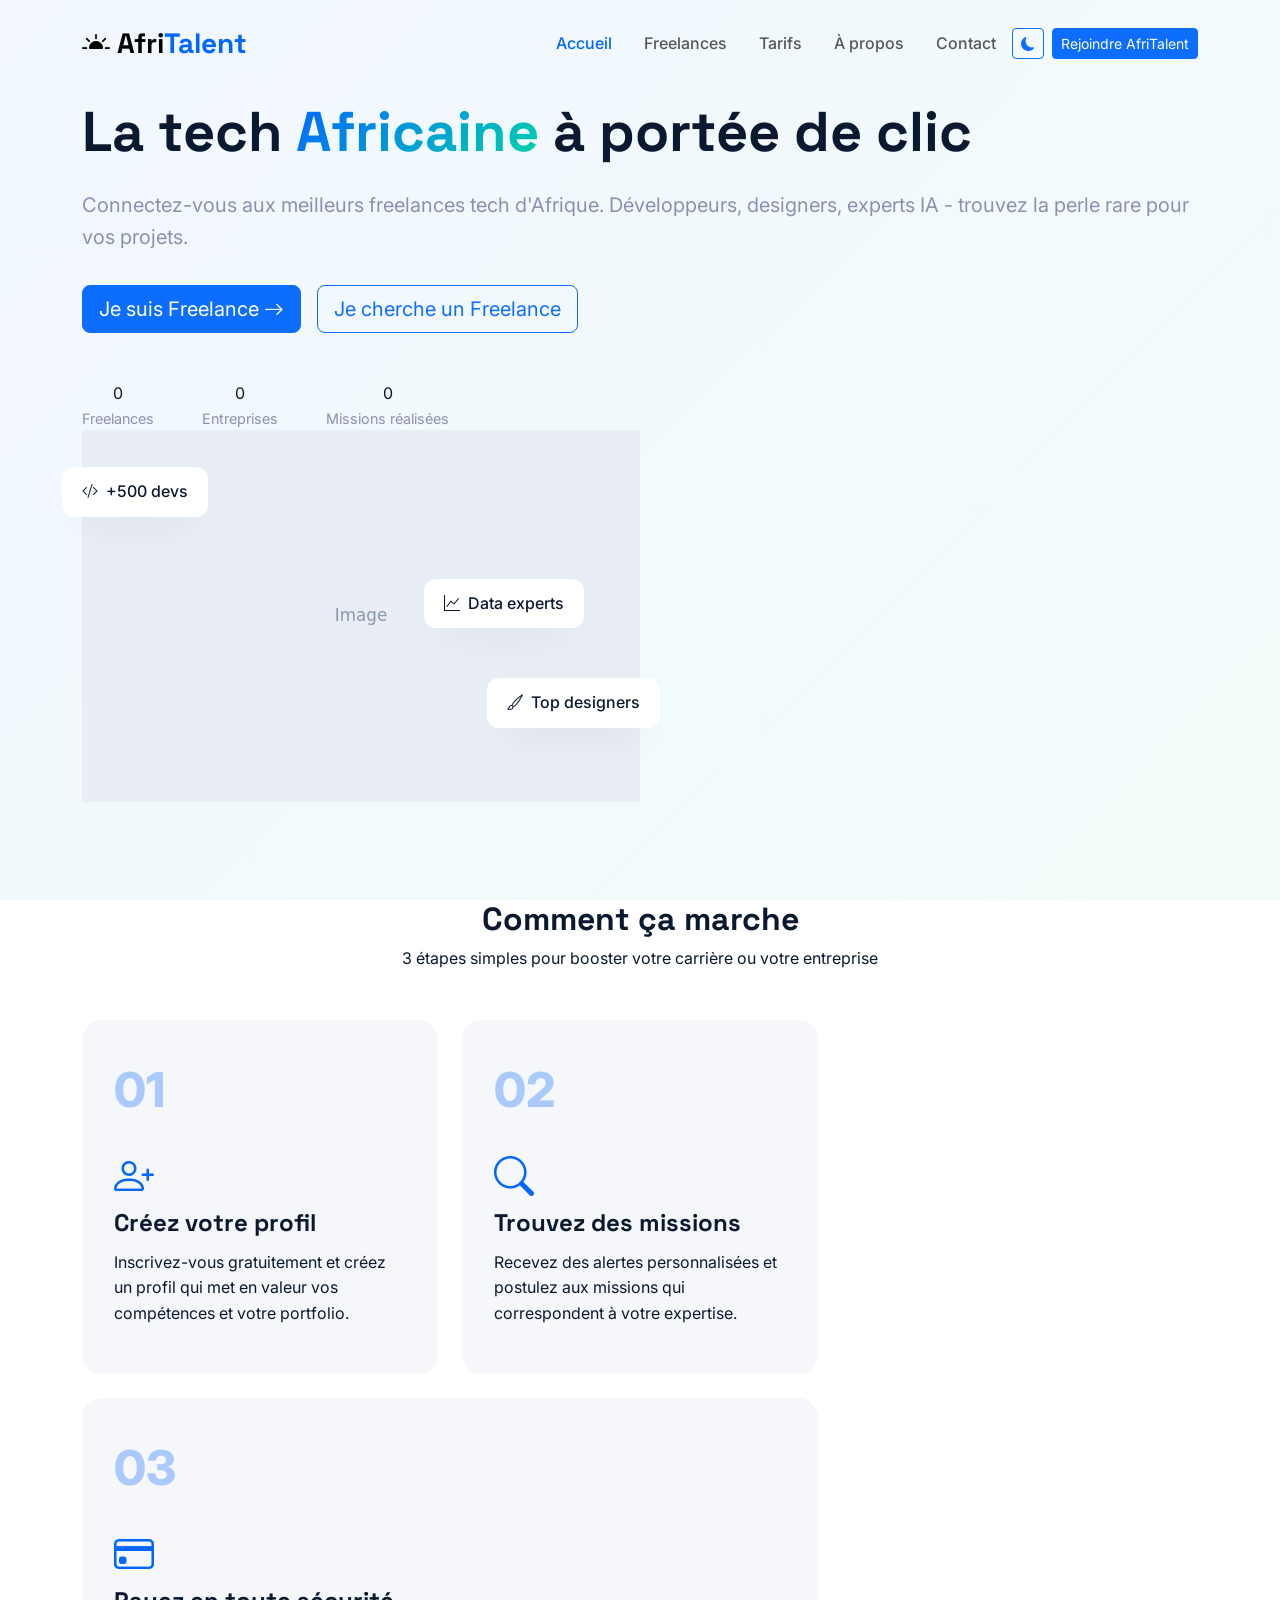
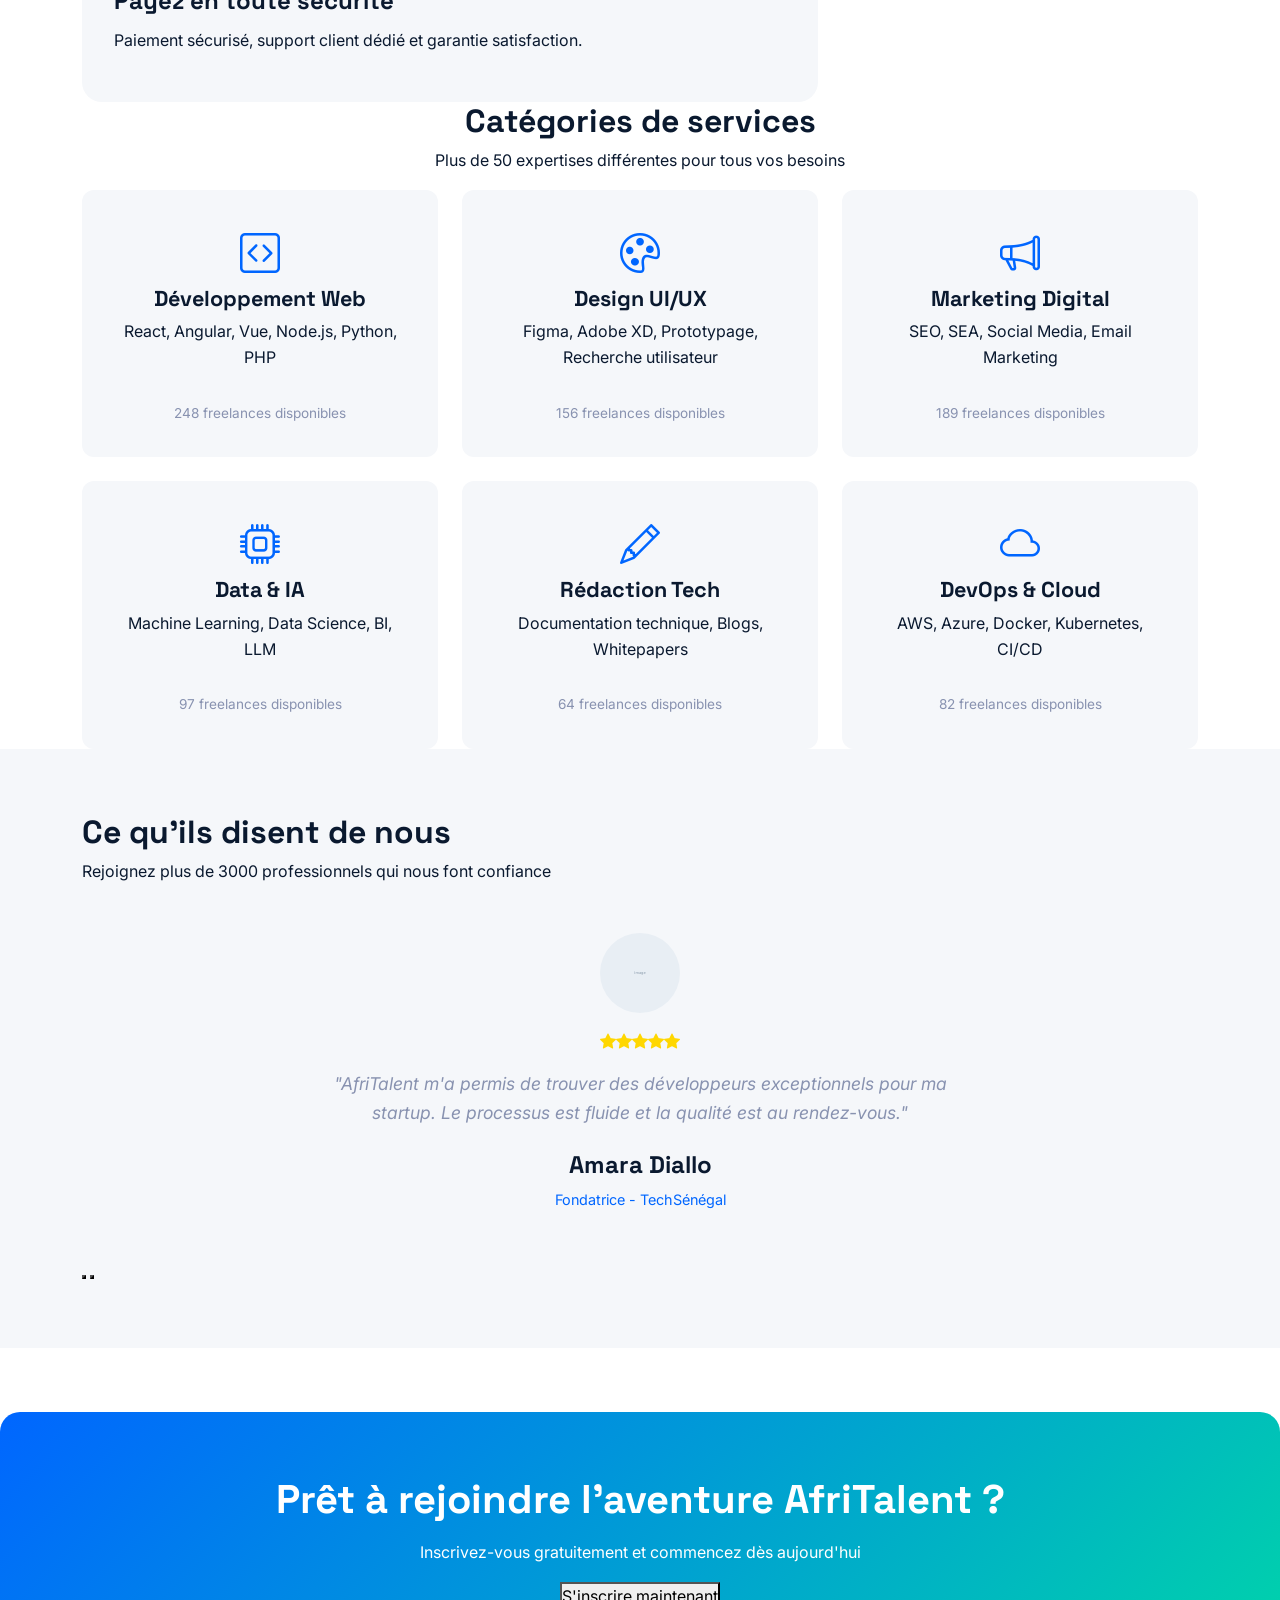
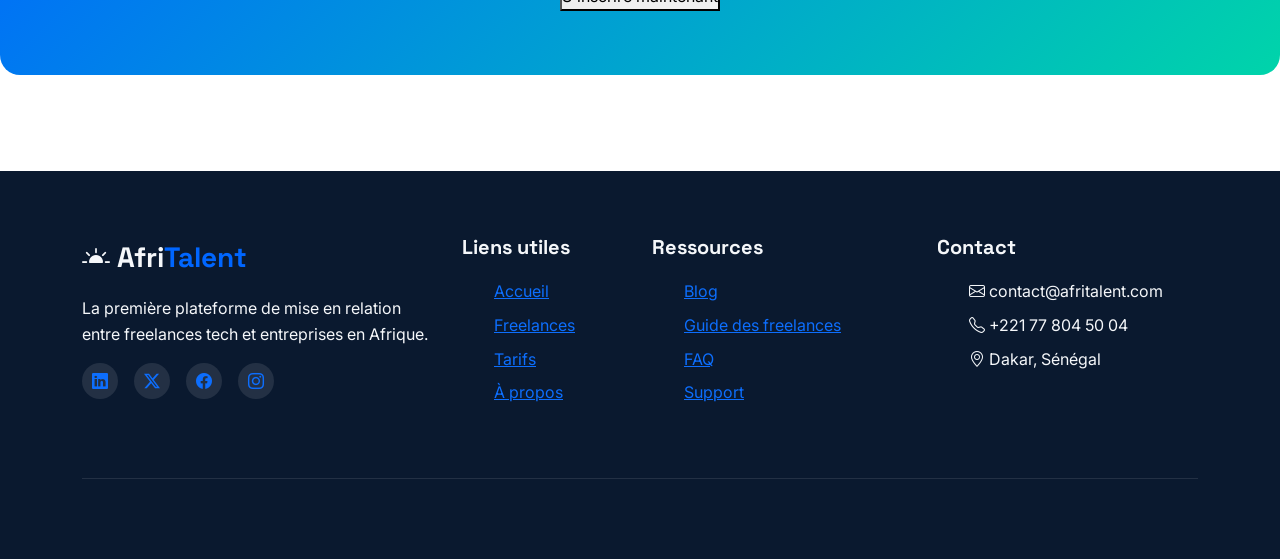
<file: index.html>
<!DOCTYPE html>
<html lang="fr">
<head>
    <meta charset="UTF-8">
    <meta name="viewport" content="width=device-width, initial-scale=1.0">
    <title>AfriTalent - La plateforme des freelances tech en Afrique</title>
    
    <!-- Bootstrap 5 CSS -->
    <link href="https://cdn.jsdelivr.net/npm/bootstrap@5.3.0/dist/css/bootstrap.min.css" rel="stylesheet">
    <!-- Bootstrap Icons -->
    <link rel="stylesheet" href="https://cdn.jsdelivr.net/npm/bootstrap-icons@1.11.3/font/bootstrap-icons.min.css">
    <!-- Google Fonts -->
    <link href="https://fonts.googleapis.com/css2?family=Inter:opsz,wght@14..32,300;14..32,400;14..32,600;14..32,700;14..32,800&family=Space+Grotesk:wght@400;500;600;700&display=swap" rel="stylesheet">
    <!-- Custom CSS -->
    <link rel="stylesheet" href="css/style.css">
</head>
<body data-theme="light">

    <!-- Navbar fixe -->
    <nav class="navbar navbar-expand-lg fixed-top" id="mainNavbar">
        <div class="container">
            <a class="navbar-brand" href="index.html">
                <i class="bi bi-brightness-alt-high-fill"></i>
                Afri<span>Talent</span>
            </a>
            <button class="navbar-toggler" type="button" data-bs-toggle="collapse" data-bs-target="#navbarNav" aria-label="Toggle navigation">
                <span class="navbar-toggler-icon"></span>
            </button>
            <div class="collapse navbar-collapse" id="navbarNav">
                <ul class="navbar-nav ms-auto mb-2 mb-lg-0">
                    <li class="nav-item"><a class="nav-link active" href="index.html">Accueil</a></li>
                    <li class="nav-item"><a class="nav-link" href="freelances.html">Freelances</a></li>
                    <li class="nav-item"><a class="nav-link" href="tarifs.html">Tarifs</a></li>
                    <li class="nav-item"><a class="nav-link" href="about.html">À propos</a></li>
                    <li class="nav-item"><a class="nav-link" href="contact.html">Contact</a></li>
                </ul>
                <div class="d-flex gap-2">
                    <button class="btn btn-outline-primary btn-sm" id="darkModeToggle" aria-label="Toggle dark mode">
                        <i class="bi bi-moon-fill"></i>
                    </button>
                    <button class="btn btn-primary btn-sm">Rejoindre AfriTalent</button>
                </div>
            </div>
        </div>
    </nav>

    

    <main>
        <!-- SECTION HERO -->
        <section class="hero-section">
            <div class="container">
                <div >
                    <div >
                        <h1 class="hero-title">La tech <span class="gradient-text">Africaine</span> à portée de clic</h1>
                        <p class="hero-subtitle">Connectez-vous aux meilleurs freelances tech d'Afrique. Développeurs, designers, experts IA - trouvez la perle rare pour vos projets.</p>
                        <div class="hero-buttons">
                            <button class="btn btn-primary btn-lg">Je suis Freelance <i class="bi bi-arrow-right"></i></button>
                            <button class="btn btn-outline-primary btn-lg">Je cherche un Freelance</button>
                        </div>
                        <div class="stats-container mt-5">
                            <div class="stat-item">
                                <div >0</div>
                                <div class="stat-label">Freelances</div>
                            </div>
                            <div class="stat-item">
                                <div >0</div>
                                <div class="stat-label">Entreprises</div>
                            </div>
                            <div class="stat-item">
                                <div >0</div>
                                <div class="stat-label">Missions réalisées</div>
                            </div>
                        </div>
                    </div>
                    <div class="col-lg-6 hero-image fade-in">
                        <div class="hero-img-wrapper">
                            <div class="floating-card card-1">
                                <i class="bi bi-code-slash"></i>
                                <span>+500 devs</span>
                            </div>
                            <div class="floating-card card-2">
                                <i class="bi bi-brush"></i>  
                                <span>Top designers</span>
                            </div>
                            <div class="floating-card card-3">
                                <i class="bi bi-graph-up"></i>
                                <span>Data experts</span>
                            </div>
                            <img src="images/placeholder.svg" data-site-image="hero" alt="Equipe tech africaine en collaboration" class="img-fluid">
                        </div>
                    </div>
            </div>
        </section>

        <!-- SECTION COMMENT ÇA MARCHE - BENTO GRID -->
        <section class="how-it-works">
            <div class="container">
                <div class="section-header text-center fade-in">
                    <h2>Comment ça marche</h2>
                    <p>3 étapes simples pour booster votre carrière ou votre entreprise</p>
                </div>
                <div class="bento-grid fade-in">
                    <div class="bento-card bento-card-large">
                        <div class="step-number">01</div>
                        <i class="bi bi-person-plus step-icon"></i>
                        <h3>Créez votre profil</h3>
                        <p>Inscrivez-vous gratuitement et créez un profil qui met en valeur vos compétences et votre portfolio.</p>
                    </div>
                    <div class="bento-card">
                        <div class="step-number">02</div>
                        <i class="bi bi-search step-icon"></i>
                        <h3>Trouvez des missions</h3>
                        <p>Recevez des alertes personnalisées et postulez aux missions qui correspondent à votre expertise.</p>
                    </div>
                    <div class="bento-card bento-card-wide">
                        <div class="step-number">03</div>
                        <i class="bi bi-credit-card step-icon"></i>
                        <h3>Payez en toute sécurité</h3>
                        <p>Paiement sécurisé, support client dédié et garantie satisfaction.</p>
                    </div>
                </div>
            </div>
        </section>

        <!-- SECTION CATÉGORIES DE  SERVICES -->
        <section class="categories">
            <div class="container">
                <div class="section-header text-center fade-in">
                    <h2>Catégories de services</h2>
                    <p>Plus de 50 expertises différentes pour tous vos besoins</p>
                </div>
                <div class="row g-4 fade-in">
                    <div class="col-md-6 col-lg-4">
                        <div class="category-card">
                            <i class ="bi bi-code-square"></i>
                            <h3>Développement Web</h3>
                            <p>React, Angular, Vue, Node.js, Python, PHP</p>
                            <span class="freelance-count">248 freelances disponibles</span>
                        </div>
                    </div>
                    <div class="col-md-6 col-lg-4">
                        <div class="category-card">
                            <i class="bi bi-palette"></i>
                            <h3>Design UI/UX</h3>
                            <p>Figma, Adobe XD, Prototypage, Recherche utilisateur</p>
                            <span class="freelance-count">156 freelances disponibles</span>
                        </div>
                    </div>
                    <div class="col-md-6 col-lg-4">
                        <div class="category-card">
                            <i class="bi bi-megaphone"></i>
                            <h3>Marketing Digital</h3>
                            <p>SEO, SEA, Social Media, Email Marketing</p>
                            <span class="freelance-count">189 freelances disponibles</span>
                        </div>
                    </div>
                    <div class="col-md-6 col-lg-4">
                        <div class="category-card">
                            <i class="bi bi-cpu"></i>
                            <h3>Data & IA</h3>
                            <p>Machine Learning, Data Science, BI, LLM</p>
                            <span class="freelance-count">97 freelances disponibles</span>
                        </div>
                    </div>
                    <div class="col-md-6 col-lg-4">
                        <div class="category-card">
                            <i class="bi bi-pencil"></i>
                            <h3>Rédaction Tech</h3>
                            <p>Documentation technique, Blogs, Whitepapers</p>
                            <span class="freelance-count">64 freelances disponibles</span>
                        </div>
                    </div>
                    <div class="col-md-6 col-lg-4">
                        <div class="category-card">
                            <i class="bi bi-cloud"></i>
                            <h3>DevOps & Cloud</h3>
                            <p>AWS, Azure, Docker, Kubernetes, CI/CD</p>
                            <span class="freelance-count">82 freelances disponibles</span>
                        </div>
                    </div>
                </div>
            </div>
        </section>

        <!-- SECTION TÉMOIGNAGES - CAROUSEL BOOTSTRAP -->
        <section class="testimonials">
            <div class="container">
                <div ">
                    <h2>Ce qu'ils disent de nous</h2>
                    <p>Rejoignez plus de 3000 professionnels qui nous font confiance</p>
                </div>
                <div id="testimonialCarousel" class="carousel slide fade-in" data-bs-ride="carousel">
                    <div class="carousel-inner">
                        <div class="carousel-item active">
                            <div class="testimonial-card">
                                <div class="testimonial-avatar">
                                    <img src="images/placeholder.svg"  alt="Avatar Amara Diallo">
                                </div>
                                <div class="testimonial-stars">
                                    <i class="bi bi-star-fill"></i><i class="bi bi-star-fill"></i><i class="bi bi-star-fill"></i><i class="bi bi-star-fill"></i><i class="bi bi-star-fill"></i>
                                </div>
                                <p class="testimonial-text">"AfriTalent m'a permis de trouver des développeurs exceptionnels pour ma startup. Le processus est fluide et la qualité est au rendez-vous."</p>
                                <h4>Amara Diallo</h4>
                                <p class="testimonial-role">Fondatrice - TechSénégal</p>
                            </div>
                        </div>
                        <div class="carousel-item">
                            <div class="testimonial-card">
                                <div class="testimonial-avatar">
                                    <img src="images/placeholder.svg" data-site-image="testimonialKofi" alt="Avatar Kofi Mensah">
                                </div>
                                <div class="testimonial-stars">
                                
                                </div>
                                <p class="testimonial-text">"En tant que freelance, j'ai multiplié mes revenus par 2 grâce aux missions trouvées sur AfriTalent. L'équipe est très réactive."</p>
                                <h4>Kofi Mensah</h4>
                                <p class="testimonial-role">Développeur Full-Stack</p>
                            </div>
                        </div>
                        <div class="carousel-item">
                            <div class="testimonial-card">
                                <div >
                                    <img src="images/placeholder.svg"  alt="Avatar Fatima Zahra">
                                </div>
                                <div >
                                    
                                </div>
                                <p >"La plateforme est intuitive et les filtres sont très précis. J'ai trouvé des freelances en Data IA en moins d'une semaine !"</p>
                                <h4>Fatima Zahra</h4>
                                <p >CTO - InnovAfrica</p>
                            </div>
                        </div>
                    </div>
                    <button >
                        <span ></span>
                    </button>
                    <button >
                        <span ></span>
                    </button>
                </div>
            </div>
        </section>

        <!-- SECTION CTA -->
        <section class="cta-section fade-in">
            <div class="container">
                <div class="cta-content">
                    <h2>Prêt à rejoindre l'aventure AfriTalent ?</h2>
                    <p>Inscrivez-vous gratuitement et commencez dès aujourd'hui</p>
                    <button ">S'inscrire maintenant </button>
                </div>
            </div>
        </section>
    </main>

    <!-- FOOTER -->
    <footer class="footer">
        <div class="container">
            <div class="row">
                <div class="col-md-4 mb-4">
                    <div class="footer-brand">
                        <i class="bi bi-brightness-alt-high-fill"></i>
                        Afri<span>Talent</span>
                    </div>
                    <p>La première plateforme de mise en relation entre freelances tech et entreprises en Afrique.</p>
                    <div class="social-links">
                        <a href="#" aria-label="LinkedIn"><i class="bi bi-linkedin"></i></a>
                        <a href="#" aria-label="Twitter"><i class="bi bi-twitter-x"></i></a>
                        <a href="#" aria-label="Facebook"><i class="bi bi-facebook"></i></a>
                        <a href="#" aria-label="Instagram"><i class="bi bi-instagram"></i></a>
                    </div>
                </div>
                <div class="col-md-2 mb-4">
                    <h5>Liens utiles</h5>
                    <ul>
                        <li><a href="index.html">Accueil</a></li>
                        <li><a href="freelances.html">Freelances</a></li>
                        <li><a href="tarifs.html">Tarifs</a></li>
                        <li><a href="about.html">À propos</a></li>
                    </ul>
                </div>
                <div class="col-md-3 mb-4">
                    <h5>Ressources</h5>
                    <ul>
                        <li><a href="#">Blog</a></li>
                        <li><a href="#">Guide des freelances</a></li>
                        <li><a href="#">FAQ</a></li>
                        <li><a href="#">Support</a></li>
                    </ul>
                </div>
                <div class="col-md-3 mb-4">
                    <h5>Contact</h5>
                    <ul class="contact-info">
                        <li><i class="bi bi-envelope"></i> contact@afritalent.com</li>
                        <li><i class="bi bi-telephone"></i> +221 77 804 50 04</li>
                        <li><i class="bi bi-geo-alt"></i> Dakar, Sénégal</li>
                    </ul>
                </div>
            </div>
            <div class="footer-bottom">
                <p id="copyrightYear"></p>
            </div>
        </div>
    </footer>

    <script src="https://cdn.jsdelivr.net/npm/bootstrap@5.3.0/dist/js/bootstrap.bundle.min.js"></script>
    <script src="js/site-images.js"></script>
    <script src="js/main.js"></script>
</body>
</html>
</file>
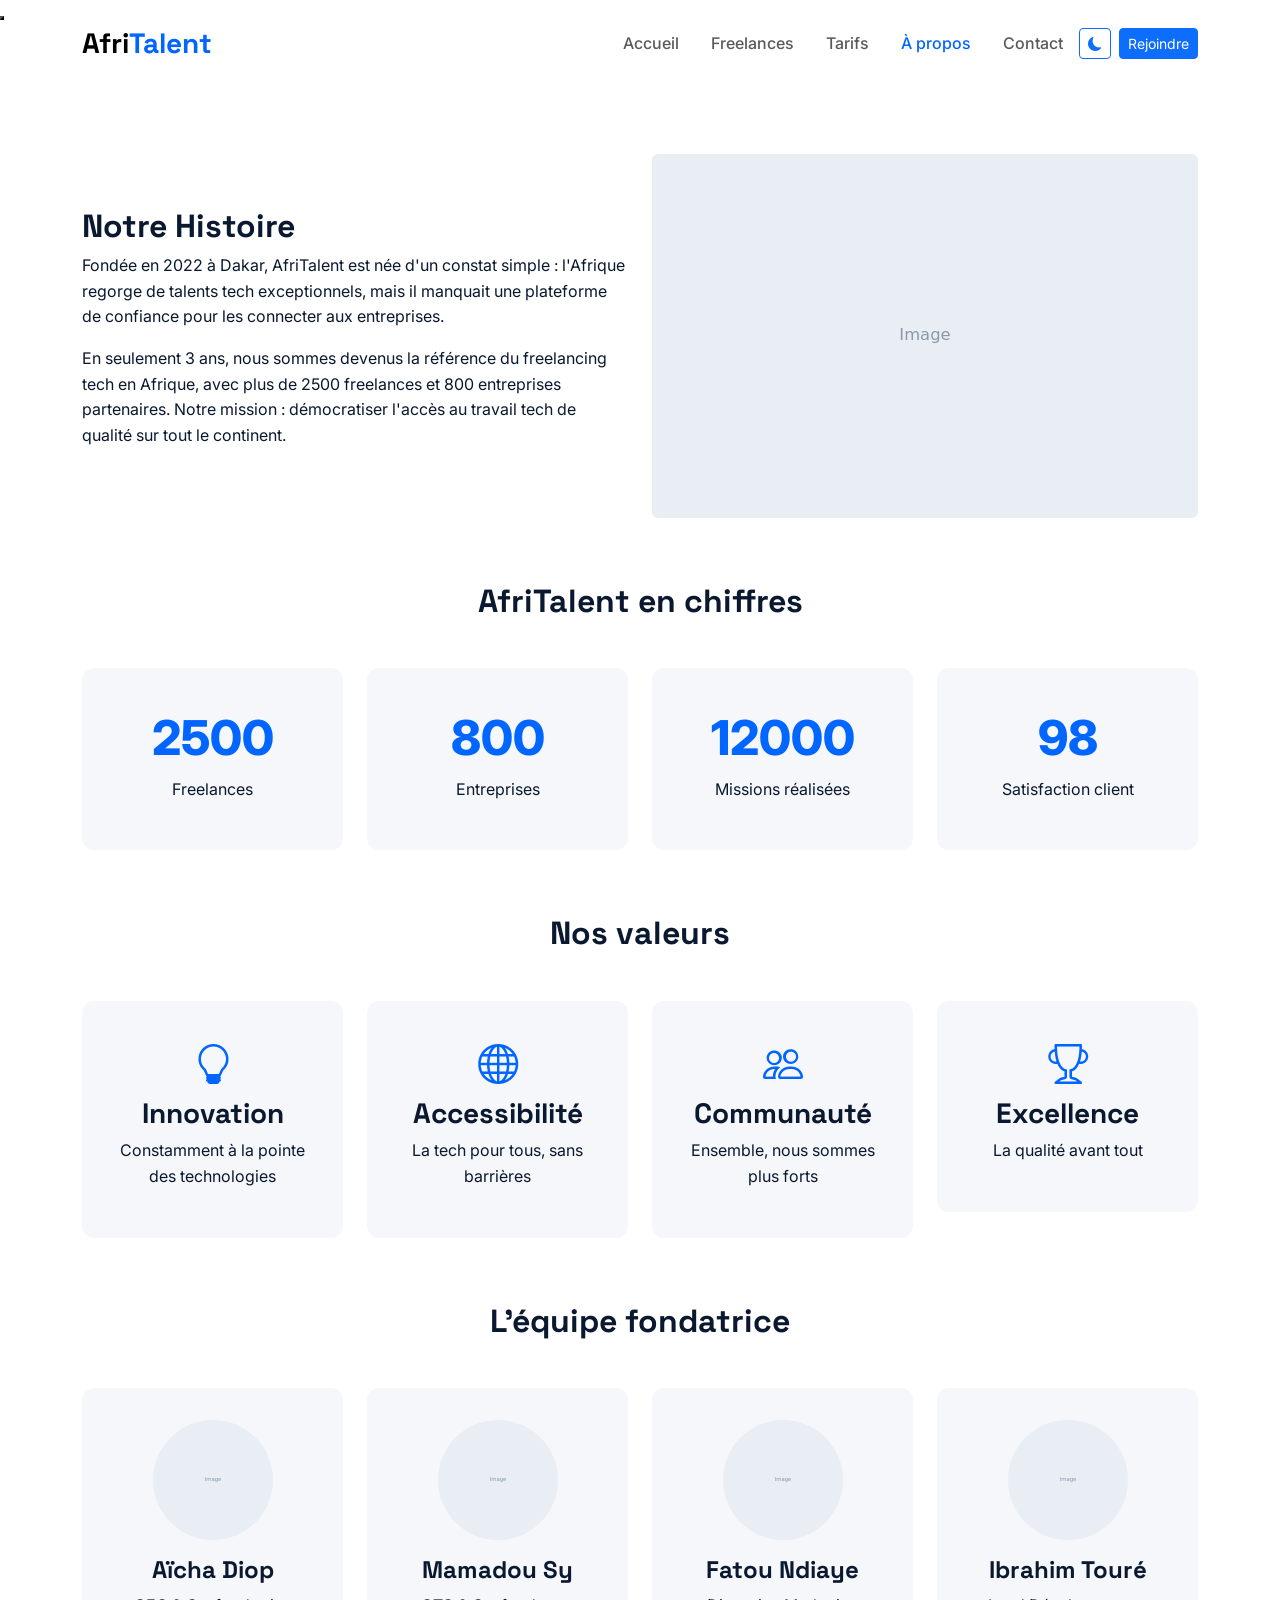
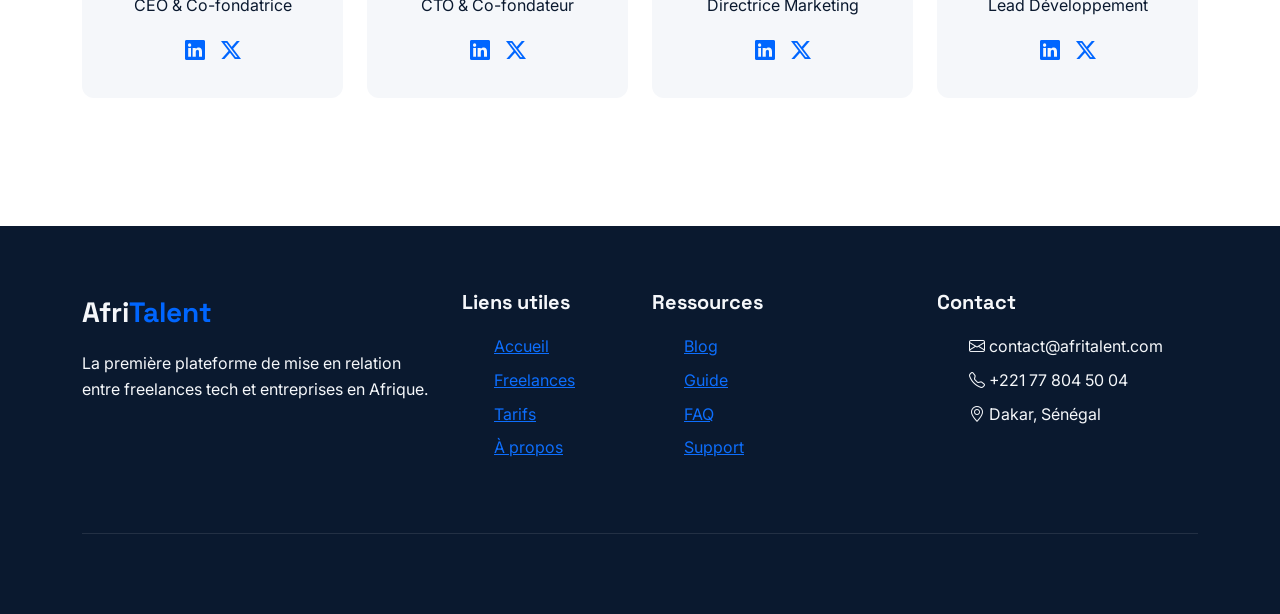
<file: about.html>
<!DOCTYPE html>
<html lang="fr">
<head>
    <meta charset="UTF-8">
    <meta name="viewport" content="width=device-width, initial-scale=1.0">
    <title>À propos - AfriTalent</title>
    
    <link href="https://cdn.jsdelivr.net/npm/bootstrap@5.3.0/dist/css/bootstrap.min.css" rel="stylesheet">
    <link rel="stylesheet" href="https://cdn.jsdelivr.net/npm/bootstrap-icons@1.11.3/font/bootstrap-icons.min.css">
    <link href="https://fonts.googleapis.com/css2?family=Inter:opsz,wght@14..32,300;14..32,400;14..32,600;14..32,700;14..32,800&family=Space+Grotesk:wght@400;500;600;700&display=swap" rel="stylesheet">
    <link rel="stylesheet" href="css/style.css">
</head>
<body data-theme="light">

    <nav class="navbar navbar-expand-lg fixed-top" id="mainNavbar">
        <div class="container">
            <a class="navbar-brand" href="index.html">Afri<span>Talent</span></a>
            <button class="navbar-toggler" type="button" data-bs-toggle="collapse" data-bs-target="#navbarNav" aria-label="Toggle navigation">
                <span class="navbar-toggler-icon"></span>
            </button>
            <div class="collapse navbar-collapse" id="navbarNav">
                <ul class="navbar-nav ms-auto">
                    <li class="nav-item"><a class="nav-link" href="index.html">Accueil</a></li>
                    <li class="nav-item"><a class="nav-link" href="freelances.html">Freelances</a></li>
                    <li class="nav-item"><a class="nav-link" href="tarifs.html">Tarifs</a></li>
                    <li class="nav-item"><a class="nav-link active" href="about.html">À propos</a></li>
                    <li class="nav-item"><a class="nav-link" href="contact.html">Contact</a></li>
                </ul>
                <div class="d-flex gap-2">
                    <button class="btn btn-outline-primary btn-sm" id="darkModeToggle" aria-label="Toggle dark mode"><i class="bi bi-moon-fill"></i></button>
                    <button class="btn btn-primary btn-sm">Rejoindre</button>
                </div>
            </div>
        </div>
    </nav>

    <button></button>

    <main class="pt-5 mt-5">
        <!-- Notre Histoire -->
        <section class="history-section fade-in">
            <div class="container">
                <div class="row align-items-center">
                    <div class="col-lg-6">
                        <h2>Notre Histoire</h2>
                        <p>Fondée en 2022 à Dakar, AfriTalent est née d'un constat simple : l'Afrique regorge de talents tech exceptionnels, mais il manquait une plateforme de confiance pour les connecter aux entreprises.</p>
                        <p>En seulement 3 ans, nous sommes devenus la référence du freelancing tech en Afrique, avec plus de 2500 freelances et 800 entreprises partenaires. Notre mission : démocratiser l'accès au travail tech de qualité sur tout le continent.</p>
                    </div>
                    <div class="col-lg-6">
                        <img src="images/placeholder.svg" alt="Notre histoire entrepreneuriale en Afrique" class="img-fluid rounded">
                    </div>
                </div>
            </div>
        </section>

        <!-- Chiffres clés Bento Grid -->
        <section class="key-numbers fade-in">
            <div class="container">
                <h2 class="text-center mb-5">AfriTalent en chiffres</h2>
                <div class="bento-numbers">
                    <div class="number-card">
                        <div class="number" data-target="2500">0</div>
                        <p>Freelances</p>
                    </div>
                    <div class="number-card">
                        <div class="number" data-target="800">0</div>
                        <p>Entreprises</p>
                    </div>
                    <div class="number-card">
                        <div class="number" data-target="12000">0</div>
                        <p>Missions réalisées</p>
                    </div>
                    <div class="number-card">
                        <div class="number" data-target="98">0%</div>
                        <p>Satisfaction client</p>
                    </div>
                </div>
            </div>
        </section>

        <!-- Nos valeurs -->
        <section class="values-section fade-in">
            <div class="container">
                <h2 class="text-center mb-5">Nos valeurs</h2>
                <div class="row g-4">
                    <div class="col-md-3"><div class="value-card"><i class="bi bi-lightbulb"></i><h3>Innovation</h3><p>Constamment à la pointe des technologies</p></div></div>
                    <div class="col-md-3"><div class="value-card"><i class="bi bi-globe"></i><h3>Accessibilité</h3><p>La tech pour tous, sans barrières</p></div></div>
                    <div class="col-md-3"><div class="value-card"><i class="bi bi-people"></i><h3>Communauté</h3><p>Ensemble, nous sommes plus forts</p></div></div>
                    <div class="col-md-3"><div class="value-card"><i class="bi bi-trophy"></i><h3>Excellence</h3><p>La qualité avant tout</p></div></div>
                </div>
            </div>
        </section>

        <!-- L'équipe -->
        <section class="team-section fade-in">
            <div class="container">
                <h2 class="text-center mb-5">L'équipe fondatrice</h2>
                <div class="row g-4">
                    <div class="col-md-3"><div class="team-card"><img src="images/placeholder.svg" data-site-image="teamAicha" alt="Fondatrice"><h4>Aïcha Diop</h4><p>CEO & Co-fondatrice</p><div class="team-social"><i class="bi bi-linkedin"></i><i class="bi bi-twitter-x"></i></div></div></div>
                    <div class="col-md-3"><div class="team-card"><img src="images/placeholder.svg" data-site-image="teamMamadou" alt="Fondateur"><h4>Mamadou Sy</h4><p>CTO & Co-fondateur</p><div class="team-social"><i class="bi bi-linkedin"></i><i class="bi bi-twitter-x"></i></div></div></div>
                    <div class="col-md-3"><div class="team-card"><img src="images/placeholder.svg" data-site-image="teamFatou" alt="Responsable"><h4>Fatou Ndiaye</h4><p>Directrice Marketing</p><div class="team-social"><i class="bi bi-linkedin"></i><i class="bi bi-twitter-x"></i></div></div></div>
                    <div class="col-md-3"><div class="team-card"><img src="images/placeholder.svg" data-site-image="teamIbrahim" alt="Responsable"><h4>Ibrahim Touré</h4><p>Lead Développement</p><div class="team-social"><i class="bi bi-linkedin"></i><i class="bi bi-twitter-x"></i></div></div></div>
                </div>
            </div>
        </section>
    </main>

    <footer class="footer">
        <div class="container">
            <div class="row">
                <div class="col-md-4 mb-4"><div class="footer-brand">Afri<span>Talent</span></div><p>La première plateforme de mise en relation entre freelances tech et entreprises en Afrique.</p></div>
                <div class="col-md-2 mb-4"><h5>Liens utiles</h5><ul><li><a href="index.html">Accueil</a></li><li><a href="freelances.html">Freelances</a></li><li><a href="tarifs.html">Tarifs</a></li><li><a href="about.html">À propos</a></li></ul></div>
                <div class="col-md-3 mb-4"><h5>Ressources</h5><ul><li><a href="#">Blog</a></li><li><a href="#">Guide</a></li><li><a href="#">FAQ</a></li><li><a href="#">Support</a></li></ul></div>
                <div class="col-md-3 mb-4"><h5>Contact</h5><ul class="contact-info"><li><i class="bi bi-envelope"></i> contact@afritalent.com</li><li><i class="bi bi-telephone"></i> +221 77 804 50 04</li><li><i class="bi bi-geo-alt"></i> Dakar, Sénégal</li></ul></div>
            </div>
            <div class="footer-bottom"><p id="copyrightYearAbout"></p></div>
        </div>
    </footer>

    <script src="https://cdn.jsdelivr.net/npm/bootstrap@5.3.0/dist/js/bootstrap.bundle.min.js"></script>
    <script src="js/site-images.js"></script>
    <script src="js/main.js"></script>
</body>
</html>
</file>
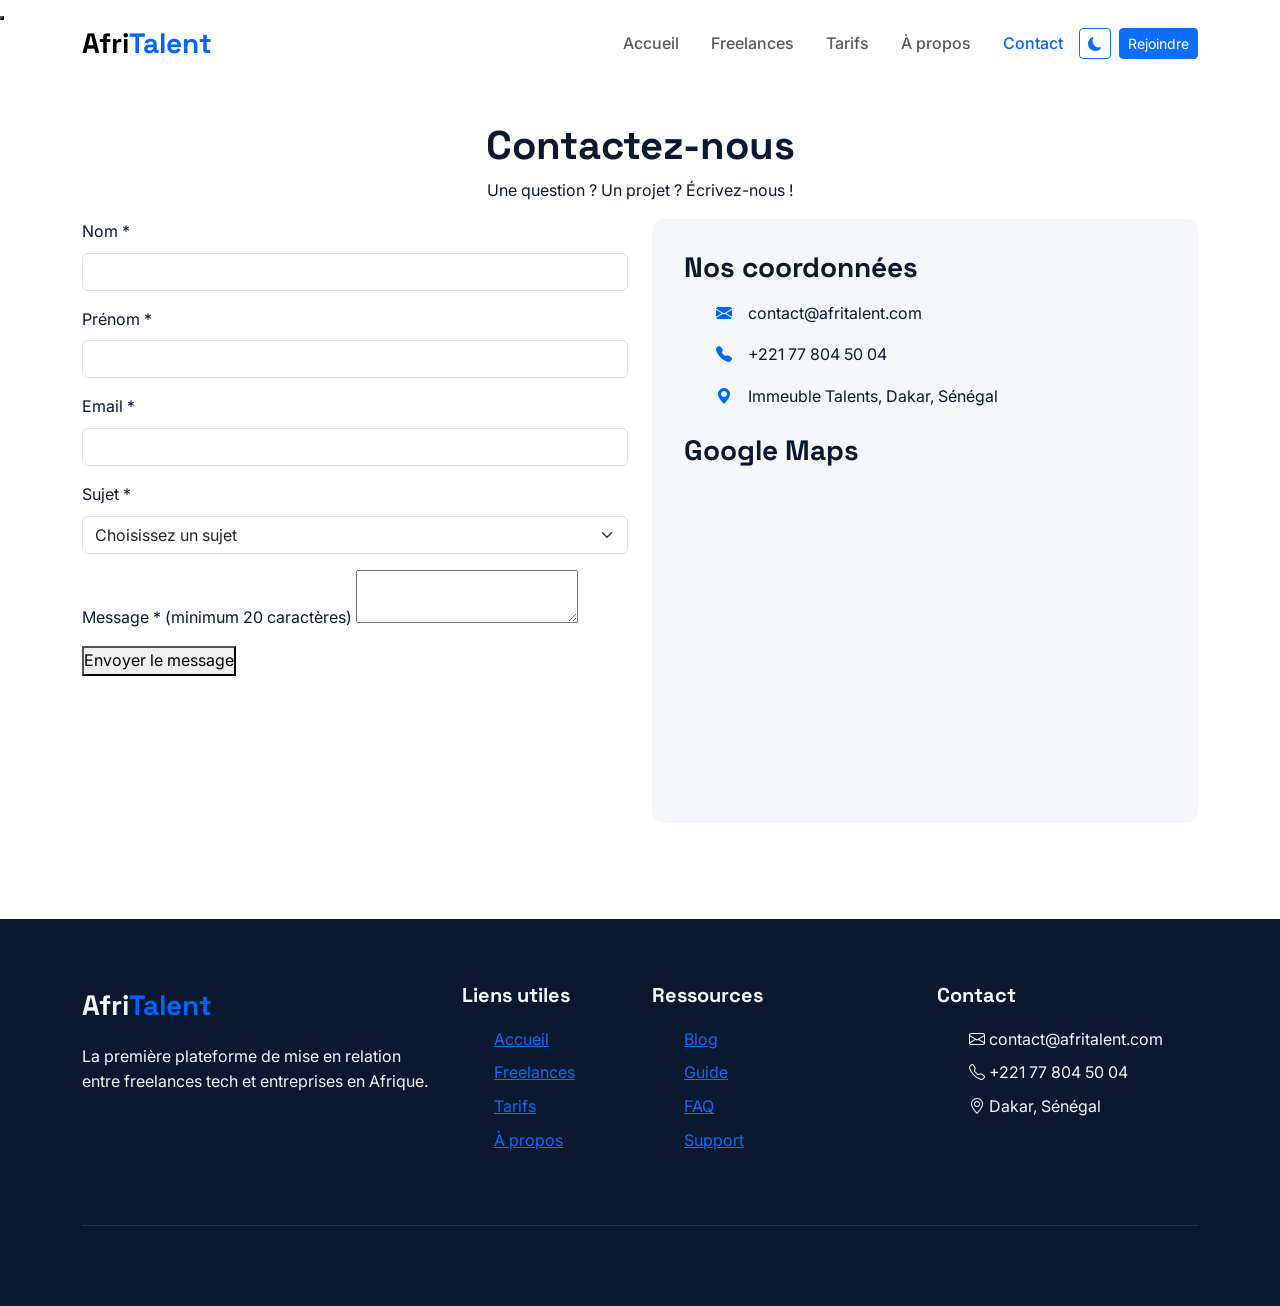
<file: contact.html>
<!DOCTYPE html>
<html lang="fr">
<head>
    <meta charset="UTF-8">
    <meta name="viewport" content="width=device-width, initial-scale=1.0">
    <title>Contact - AfriTalent</title>
    
    <link href="https://cdn.jsdelivr.net/npm/bootstrap@5.3.0/dist/css/bootstrap.min.css" rel="stylesheet">
    <link rel="stylesheet" href="https://cdn.jsdelivr.net/npm/bootstrap-icons@1.11.3/font/bootstrap-icons.min.css">
    <link href="https://fonts.googleapis.com/css2?family=Inter:opsz,wght@14..32,300;14..32,400;14..32,600;14..32,700;14..32,800&family=Space+Grotesk:wght@400;500;600;700&display=swap" rel="stylesheet">
    <link rel="stylesheet" href="css/style.css">
</head>
<body data-theme="light">

    <nav class="navbar navbar-expand-lg fixed-top" id="mainNavbar">
        <div class="container">
            <a class="navbar-brand" href="index.html">Afri<span>Talent</span></a>
            <button class="navbar-toggler" type="button" data-bs-toggle="collapse" data-bs-target="#navbarNav" aria-label="Toggle navigation">
                <span class="navbar-toggler-icon"></span>
            </button>
            <div class="collapse navbar-collapse" id="navbarNav">
                <ul class="navbar-nav ms-auto">
                    <li class="nav-item"><a class="nav-link" href="index.html">Accueil</a></li>
                    <li class="nav-item"><a class="nav-link" href="freelances.html">Freelances</a></li>
                    <li class="nav-item"><a class="nav-link" href="tarifs.html">Tarifs</a></li>
                    <li class="nav-item"><a class="nav-link" href="about.html">À propos</a></li>
                    <li class="nav-item"><a class="nav-link active" href="contact.html">Contact</a></li>
                </ul>
                <div class="d-flex gap-2">
                    <button class="btn btn-outline-primary btn-sm" id="darkModeToggle" aria-label="Toggle dark mode"><i class="bi bi-moon-fill"></i></button>
                    <button class="btn btn-primary btn-sm">Rejoindre</button>
                </div>
            </div>
        </div>
    </nav>

    <button></button> 

    <main class="pt-5 mt-5">
        <div class="container">
            <div class="section-header text-center fade-in">
                <h1>Contactez-nous</h1>
                <p>Une question ? Un projet ? Écrivez-nous !</p>
            </div>

            <div class="row fade-in">
                <div class="col-lg-6">
                    <form id="contactForm">
                        <div class="mb-3">
                            <label for="nom" class="form-label">Nom *</label>
                            <input type="text" class="form-control" id="nom" name="nom">
                            <div class="error-message" id="nomError"></div>
                        </div>
                        <div class="mb-3">
                            <label for="prenom" class="form-label">Prénom *</label>
                            <input type="text" class="form-control" id="prenom" name="prenom">
                            <div class="error-message" id="prenomError"></div>
                        </div>
                        <div class="mb-3">
                            <label for="email" class="form-label">Email *</label>
                            <input type="email" class="form-control" id="email" name="email">
                            <div class="error-message" id="emailError"></div>
                        </div>
                        <div class="mb-3">
                            <label for="sujet" class="form-label">Sujet *</label>
                            <select class="form-select" id="sujet" name="sujet">
                                <option value="">Choisissez un sujet</option>
                                <option value="general">Question générale</option>
                                <option value="freelance">Devenir freelance</option>
                                <option value="entreprise">Recruter un freelance</option>
                                <option value="support">Support technique</option>
                            </select>
                            <div ></div>
                        </div>
                        <div class="mb-3">
                            <label >Message * (minimum 20 caractères)</label>
                            <textarea ></textarea>
                            <div ></div>
                        </div>
                        <button >Envoyer le message</button>
                        <div ></div>
                    </form>
                </div>

                <div class="col-lg-6">
                    <div class="contact-info-card">
                        <h3>Nos coordonnées</h3>
                        <ul>
                            <li><i class="bi bi-envelope-fill"></i> contact@afritalent.com</li>
                            <li><i class="bi bi-telephone-fill"></i> +221 77 804 50 04</li>
                            <li><i class="bi bi-geo-alt-fill"></i> Immeuble Talents, Dakar, Sénégal</li>
                        </ul>
                        
                        <h3 class="mt-4">Google Maps</h3>
                        <div class="map-container">
                            <iframe 
                                src="https://maps.google.com/maps?q=Dakar%2C%20S%C3%A9n%C3%A9gal&t=&z=13&ie=UTF8&iwloc=&output=embed" 
                                title="Carte de Dakar, Sénégal"
                                allowfullscreen="">
                            </iframe>
                        </div>
                    </div>
                </div>
            </div>
        </div>
    </main>

    <footer class="footer">
        <div class="container">
            <div class="row">
                <div class="col-md-4 mb-4"><div class="footer-brand">Afri<span>Talent</span></div><p>La première plateforme de mise en relation entre freelances tech et entreprises en Afrique.</p></div>
                <div class="col-md-2 mb-4"><h5>Liens utiles</h5><ul><li><a href="index.html">Accueil</a></li><li><a href="freelances.html">Freelances</a></li><li><a href="tarifs.html">Tarifs</a></li><li><a href="about.html">À propos</a></li></ul></div>
                <div class="col-md-3 mb-4"><h5>Ressources</h5><ul><li><a href="#">Blog</a></li><li><a href="#">Guide</a></li><li><a href="#">FAQ</a></li><li><a href="#">Support</a></li></ul></div>
                <div class="col-md-3 mb-4"><h5>Contact</h5><ul class="contact-info"><li><i class="bi bi-envelope"></i> contact@afritalent.com</li><li><i class="bi bi-telephone"></i> +221 77 804 50 04</li><li><i class="bi bi-geo-alt"></i> Dakar, Sénégal</li></ul></div>
            </div>
            <div class="footer-bottom"><p id="copyrightYearContact"></p></div>
        </div>
    </footer>

    <script src="https://cdn.jsdelivr.net/npm/bootstrap@5.3.0/dist/js/bootstrap.bundle.min.js"></script>
    <script src="js/main.js"></script>
</body>
</html>
</file>
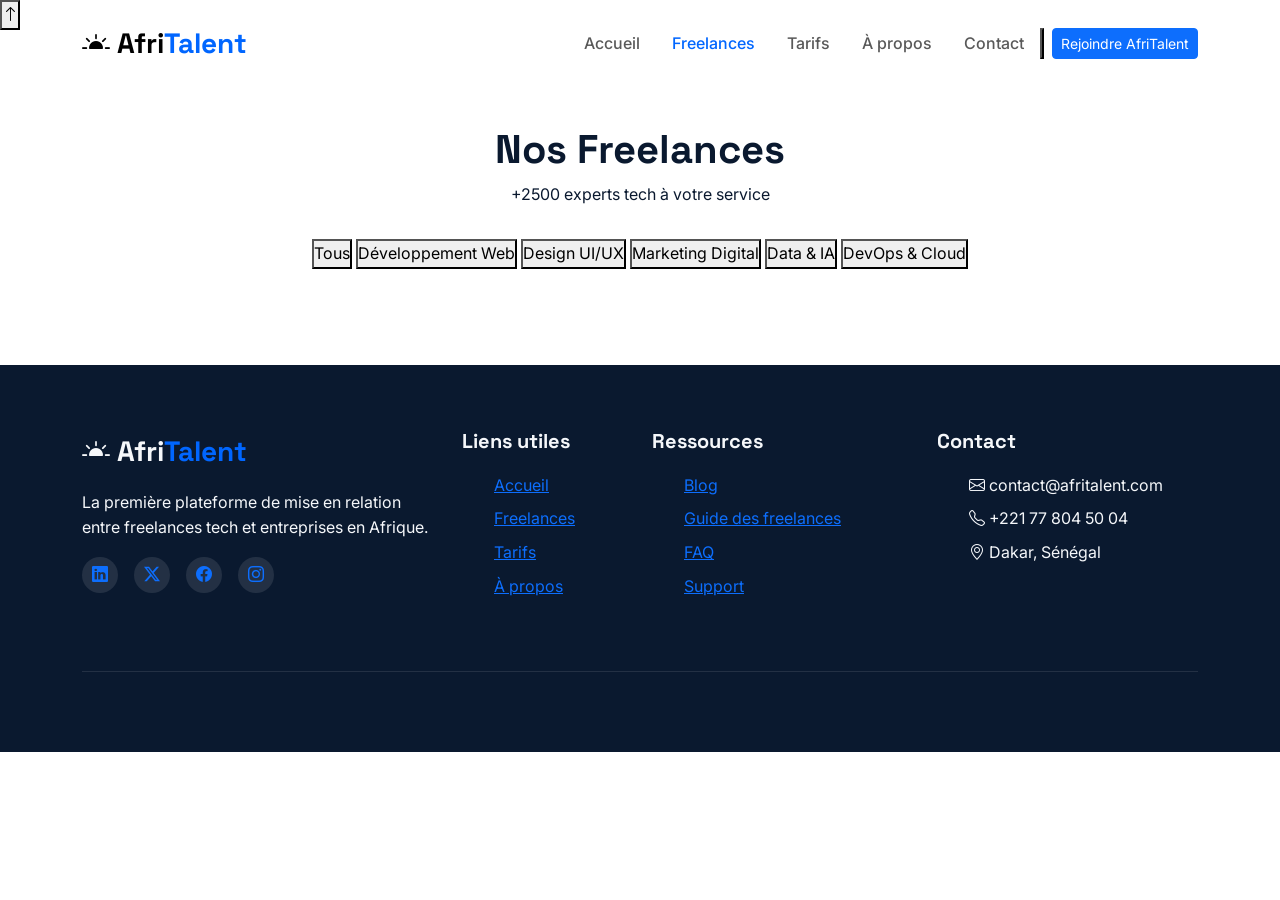
<file: freelances.html>
<!DOCTYPE html>
<html lang="fr">
<head>
    <meta charset="UTF-8">
    <meta name="viewport" content="width=device-width, initial-scale=1.0">
    <title>Freelances tech - AfriTalent</title>
    
    <link href="https://cdn.jsdelivr.net/npm/bootstrap@5.3.0/dist/css/bootstrap.min.css" rel="stylesheet">
    <link rel="stylesheet" href="https://cdn.jsdelivr.net/npm/bootstrap-icons@1.11.3/font/bootstrap-icons.min.css">
    <link href="https://fonts.googleapis.com/css2?family=Inter:opsz,wght@14..32,300;14..32,400;14..32,600;14..32,700;14..32,800&family=Space+Grotesk:wght@400;500;600;700&display=swap" rel="stylesheet">
    <link rel="stylesheet" href="css/style.css">
</head>
<body data-theme="light">

    <nav class="navbar navbar-expand-lg fixed-top" id="mainNavbar">
        <div class="container">
            <a class="navbar-brand" href="index.html">
                <i class="bi bi-brightness-alt-high-fill"></i>
                Afri<span>Talent</span>
            </a>
            <button class="navbar-toggler" type="button" data-bs-toggle="collapse" data-bs-target="#navbarNav" aria-label="Toggle navigation">
                <span class="navbar-toggler-icon"></span>
            </button>
            <div class="collapse navbar-collapse" id="navbarNav">
                <ul class="navbar-nav ms-auto mb-2 mb-lg-0">
                    <li class="nav-item"><a class="nav-link" href="index.html">Accueil</a></li>
                    <li class="nav-item"><a class="nav-link active" href="freelances.html">Freelances</a></li>
                    <li class="nav-item"><a class="nav-link" href="tarifs.html">Tarifs</a></li>
                    <li class="nav-item"><a class="nav-link" href="about.html">À propos</a></li>
                    <li class="nav-item"><a class="nav-link" href="contact.html">Contact</a></li>
                </ul>
                <div class="d-flex gap-2">
                    <button ">
                      
                    </button>
                    <button class="btn btn-primary btn-sm">Rejoindre AfriTalent</button>
                </div>
            </div>
        </div>
    </nav>

    <button id="backToTop" class="back-to-top" aria-label="Back to top">
        <i class="bi bi-arrow-up"></i>
    </button>

    <main class="pt-5 mt-5">
        <div class="container">
            <div class="section-header text-center fade-in">
                <h1>Nos Freelances</h1>
                <p>+2500 experts tech à votre service</p>
            </div>

            <!-- Barre de filtres -->
            <div class="filter-bar fade-in">
                <div class="filter-buttons">
                    <button >Tous</button>
                    <button >Développement Web</button>
                    <button >Design UI/UX</button>
                    <button >Marketing Digital</button>
                    <button >Data & IA</button>
                    <button >DevOps & Cloud</button>
                </div>
            </div>

            <!-- Grille des profils -->
            <div">
                <!-- Les profils seront générés dynamiquement par JS -->
            </div>
        </div>
    </main>

    <footer class="footer">
        <div class="container">
            <div class="row">
                <div class="col-md-4 mb-4">
                    <div class="footer-brand">
                        <i class="bi bi-brightness-alt-high-fill"></i>
                        Afri<span>Talent</span>
                    </div>
                    <p>La première plateforme de mise en relation entre freelances tech et entreprises en Afrique.</p>
                    <div class="social-links">
                        <a href="#" aria-label="LinkedIn"><i class="bi bi-linkedin"></i></a>
                        <a href="#" aria-label="Twitter"><i class="bi bi-twitter-x"></i></a>
                        <a href="#" aria-label="Facebook"><i class="bi bi-facebook"></i></a>
                        <a href="#" aria-label="Instagram"><i class="bi bi-instagram"></i></a>
                    </div>
                </div>
                <div class="col-md-2 mb-4">
                    <h5>Liens utiles</h5>
                    <ul><li><a href="index.html">Accueil</a></li><li><a href="freelances.html">Freelances</a></li><li><a href="tarifs.html">Tarifs</a></li><li><a href="about.html">À propos</a></li></ul>
                </div>
                <div class="col-md-3 mb-4">
                    <h5>Ressources</h5>
                    <ul><li><a href="#">Blog</a></li><li><a href="#">Guide des freelances</a></li><li><a href="#">FAQ</a></li><li><a href="#">Support</a></li></ul>
                </div>
                <div class="col-md-3 mb-4">
                    <h5>Contact</h5>
                    <ul class="contact-info">
                        <li><i class="bi bi-envelope"></i> contact@afritalent.com</li>
                        <li><i class="bi bi-telephone"></i> +221 77 804 50 04</li>
                        <li><i class="bi bi-geo-alt"></i> Dakar, Sénégal</li>
                    </ul>
                </div>
            </div>
            <div class="footer-bottom"><p id="copyrightYearFreelances"></p></div>
        </div>
    </footer>

    <script src="https://cdn.jsdelivr.net/npm/bootstrap@5.3.0/dist/js/bootstrap.bundle.min.js"></script>
    <script src="js/site-images.js"></script>
    <script src="js/main.js"></script>
</body>
</html>
</file>
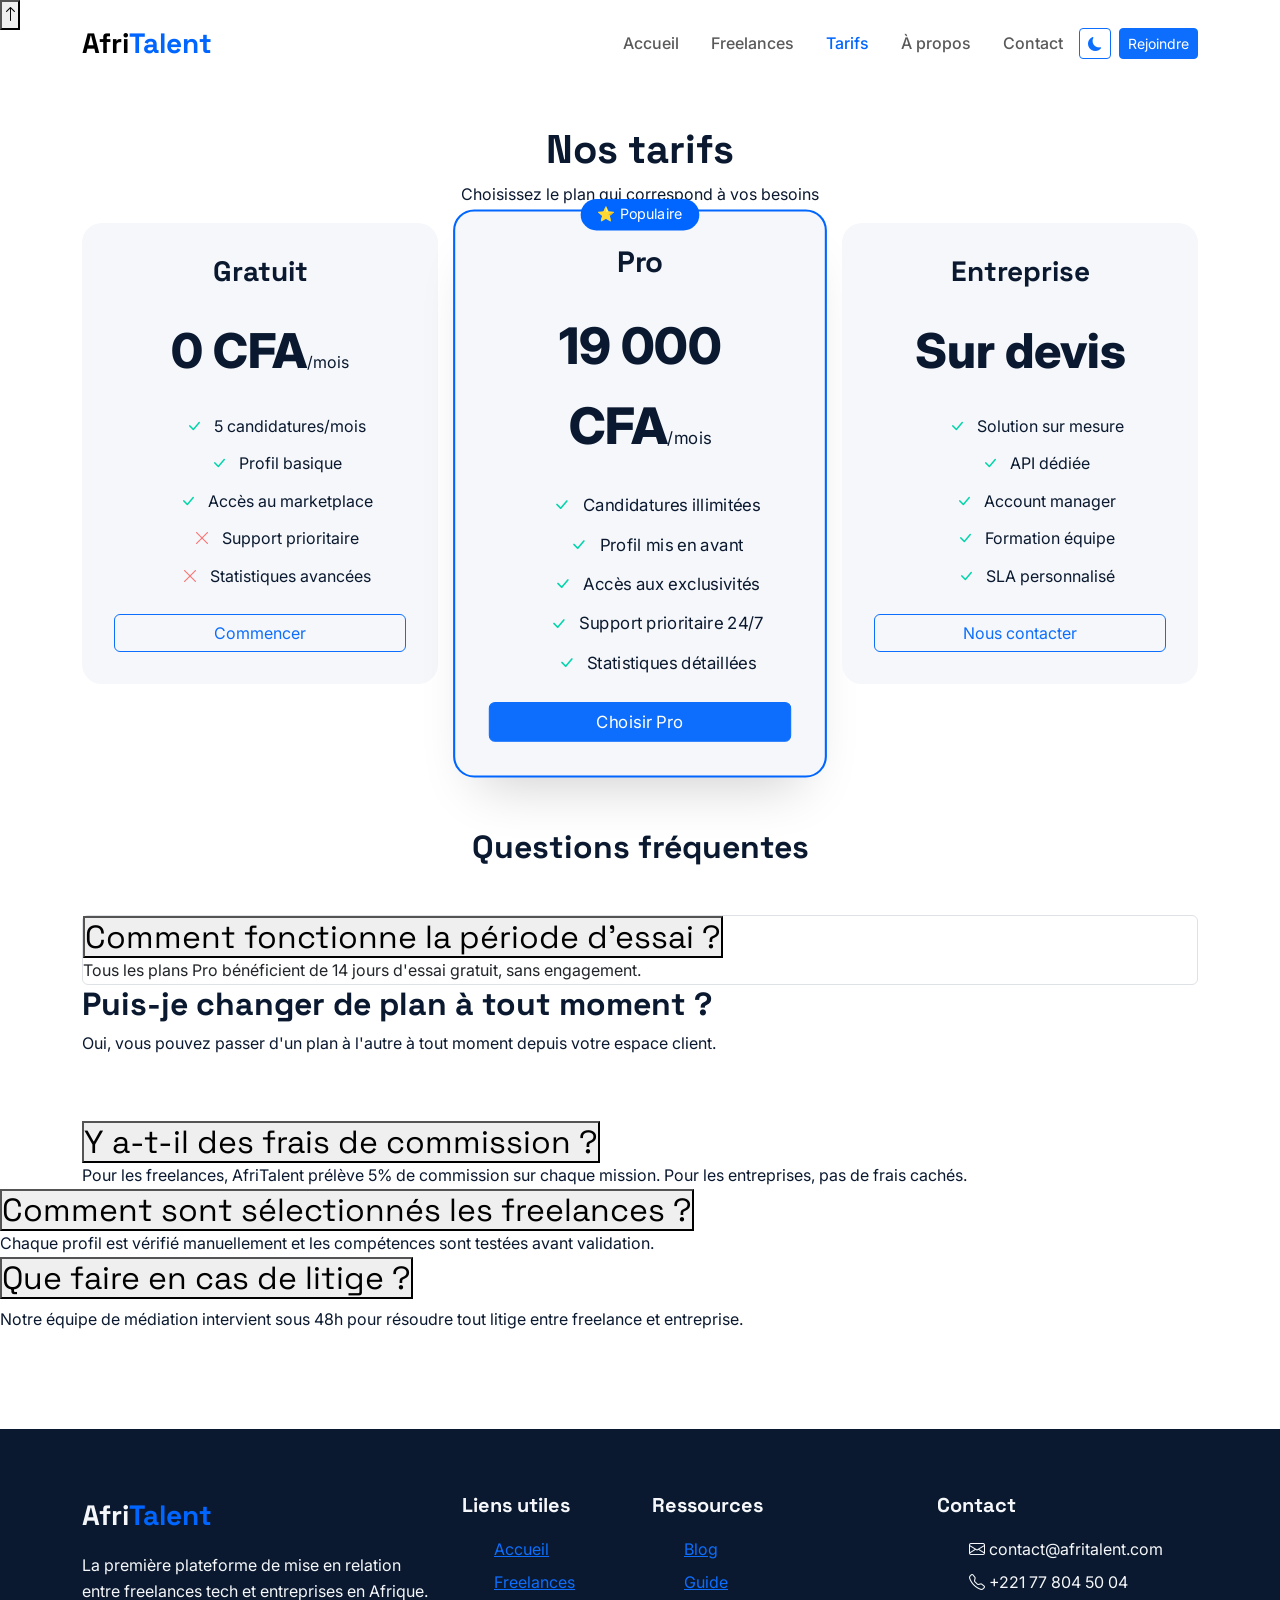
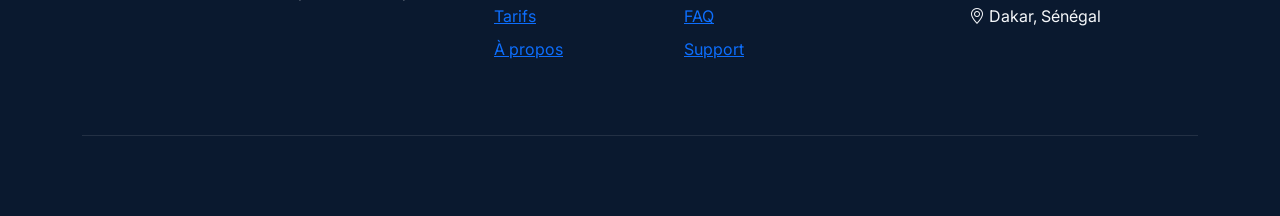
<file: tarifs.html>
<!DOCTYPE html>
<html lang="fr">
<head>
    <meta charset="UTF-8">
    <meta name="viewport" content="width=device-width, initial-scale=1.0">
    <title>Tarifs - AfriTalent</title>
    
    <link href="https://cdn.jsdelivr.net/npm/bootstrap@5.3.0/dist/css/bootstrap.min.css" rel="stylesheet">
    <link rel="stylesheet" href="https://cdn.jsdelivr.net/npm/bootstrap-icons@1.11.3/font/bootstrap-icons.min.css">
    <link href="https://fonts.googleapis.com/css2?family=Inter:opsz,wght@14..32,300;14..32,400;14..32,600;14..32,700;14..32,800&family=Space+Grotesk:wght@400;500;600;700&display=swap" rel="stylesheet">
    <link rel="stylesheet" href="css/style.css">
</head>
<body data-theme="light">

    <nav class="navbar navbar-expand-lg fixed-top" id="mainNavbar">
        <div class="container">
            <a class="navbar-brand" href="index.html">Afri<span>Talent</span></a>
            <button class="navbar-toggler" type="button" data-bs-toggle="collapse" data-bs-target="#navbarNav" aria-label="Toggle navigation">
                <span class="navbar-toggler-icon"></span>
            </button>
            <div class="collapse navbar-collapse" id="navbarNav">
                <ul class="navbar-nav ms-auto">
                    <li class="nav-item"><a class="nav-link" href="index.html">Accueil</a></li>
                    <li class="nav-item"><a class="nav-link" href="freelances.html">Freelances</a></li>
                    <li class="nav-item"><a class="nav-link active" href="tarifs.html">Tarifs</a></li>
                    <li class="nav-item"><a class="nav-link" href="about.html">À propos</a></li>
                    <li class="nav-item"><a class="nav-link" href="contact.html">Contact</a></li>
                </ul>
                <div class="d-flex gap-2">
                    <button class="btn btn-outline-primary btn-sm" id="darkModeToggle" aria-label="Toggle dark mode"><i class="bi bi-moon-fill"></i></button>
                    <button class="btn btn-primary btn-sm">Rejoindre</button>
                </div>
            </div>
        </div>
    </nav>

    <button id="backToTop" class="back-to-top" aria-label="Back to top"><i class="bi bi-arrow-up"></i></button>

    <main class="pt-5 mt-5">
        <div class="container">
            <div class="section-header text-center fade-in">
                <h1>Nos tarifs</h1>
                <p>Choisissez le plan qui correspond à vos besoins</p>
            </div>

            <div class="row g-4 pricing-row fade-in">
                <!-- Plan Gratuit -->
                <div class="col-md-4">
                    <div class="pricing-card">
                        <h3>Gratuit</h3>
                        <div class="price">0 CFA<span>/mois</span></div>
                        <ul>
                            <li><i class="bi bi-check-lg"></i> 5 candidatures/mois</li>
                            <li><i class="bi bi-check-lg"></i> Profil basique</li>
                            <li><i class="bi bi-check-lg"></i> Accès au marketplace</li>
                            <li><i class="bi bi-x-lg"></i> Support prioritaire</li>
                            <li><i class="bi bi-x-lg"></i> Statistiques avancées</li>
                        </ul>
                        <button class="btn btn-outline-primary w-100">Commencer</button>
                    </div>
                </div>

                <!-- Plan Pro (Recommandé) -->
                <div class="col-md-4">
                    <div class="pricing-card featured">
                        <div class="popular-badge">⭐ Populaire</div>
                        <h3>Pro</h3>
                        <div class="price">19 000 CFA<span>/mois</span></div>
                        <ul>
                            <li><i class="bi bi-check-lg"></i> Candidatures illimitées</li>
                            <li><i class="bi bi-check-lg"></i> Profil mis en avant</li>
                            <li><i class="bi bi-check-lg"></i> Accès aux exclusivités</li>
                            <li><i class="bi bi-check-lg"></i> Support prioritaire 24/7</li>
                            <li><i class="bi bi-check-lg"></i> Statistiques détaillées</li>
                        </ul>
                        <button class="btn btn-primary w-100">Choisir Pro</button>
                    </div>
                </div>

                <!-- Plan Entreprise -->
                <div class="col-md-4">
                    <div class="pricing-card">
                        <h3>Entreprise</h3>
                        <div class="price">Sur devis</div>
                        <ul>
                            <li><i class="bi bi-check-lg"></i> Solution sur mesure</li>
                            <li><i class="bi bi-check-lg"></i> API dédiée</li>
                            <li><i class="bi bi-check-lg"></i> Account manager</li>
                            <li><i class="bi bi-check-lg"></i> Formation équipe</li>
                            <li><i class="bi bi-check-lg"></i> SLA personnalisé</li>
                        </ul>
                        <button class="btn btn-outline-primary w-100">Nous contacter</button>
                    </div>
                </div>
            </div>

            <!-- FAQ Accordion Bootstrap -->
            <div class="faq-section fade-in">
                <h2 class="text-center mb-5">Questions fréquentes</h2>
                <div class="accordion" id="faqAccordion">
                    <div class="accordion-item">
                        <h2 class="accordion-header"><button >Comment fonctionne la période d'essai ?</button></h2>
                        <div >Tous les plans Pro bénéficient de 14 jours d'essai gratuit, sans engagement.</div></div>
                    </div>
                    <div class="accordion-item">
                        <h2 >Puis-je changer de plan à tout moment ?</button></h2>
                        <div >Oui, vous pouvez passer d'un plan à l'autre à tout moment depuis votre espace client.</div></div>
                    </div>
                    <div class="accordion-item">
                        <h2 class="accordion-header"><button >Y a-t-il des frais de commission ?</button></h2>
                        <div >Pour les freelances, AfriTalent prélève 5% de commission sur chaque mission. Pour les entreprises, pas de frais cachés.</div></div>
                    </div>
                    <div class="accordion-item">
                        <h2 class="accordion-header"><button >Comment sont sélectionnés les freelances ?</button></h2>
                        <div ><div >Chaque profil est vérifié manuellement et les compétences sont testées avant validation.</div></div>
                    </div>
                    <div class="accordion-item">
                        <h2 ><button >Que faire en cas de litige ?</button></h2>
                        <div ><div >Notre équipe de médiation intervient sous 48h pour résoudre tout litige entre freelance et entreprise.</div></div>
                    </div>
                </div>
            </div>
        </div>
    </main>

    <footer class="footer">
        <div class="container">
            <div class="row">
                <div class="col-md-4 mb-4"><div class="footer-brand">Afri<span>Talent</span></div><p>La première plateforme de mise en relation entre freelances tech et entreprises en Afrique.</p></div>
                <div class="col-md-2 mb-4"><h5>Liens utiles</h5><ul><li><a href="index.html">Accueil</a></li><li><a href="freelances.html">Freelances</a></li><li><a href="tarifs.html">Tarifs</a></li><li><a href="about.html">À propos</a></li></ul></div>
                <div class="col-md-3 mb-4"><h5>Ressources</h5><ul><li><a href="#">Blog</a></li><li><a href="#">Guide</a></li><li><a href="#">FAQ</a></li><li><a href="#">Support</a></li></ul></div>
                <div class="col-md-3 mb-4"><h5>Contact</h5><ul class="contact-info"><li><i class="bi bi-envelope"></i> contact@afritalent.com</li><li><i class="bi bi-telephone"></i> +221 77 804 50 04</li><li><i class="bi bi-geo-alt"></i> Dakar, Sénégal</li></ul></div>
            </div>
            <div class="footer-bottom"><p id="copyrightYearTarifs"></p></div>
        </div>
    </footer>

    <script src="https://cdn.jsdelivr.net/npm/bootstrap@5.3.0/dist/js/bootstrap.bundle.min.js"></script>
    <script src="js/main.js"></script>
</body>
</html>
</file>
<file: css/style.css>
/* ============================================
   RESET & BASE
   ============================================ */
* {
    margin: 0;
    padding: 0;
    box-sizing: border-box;
}

body {
    font-family: var(--font-body);
    background-color: var(--color-white);
    color: var(--color-dark);
    line-height: 1.6;
    transition: background-color var(--transition-normal), color var(--transition-normal);
}

h1, h2, h3, h4, h5, h6 {
    font-family: var(--font-heading);
    font-weight: 700;
    line-height: 1.2;
}
/* /* ============================================
   VARIABLES CSS (min 6 variables)
   ============================================ */
:root {
    /* Couleurs principales */
    --color-primary: #0066FF;
    --color-primary-dark: #0052CC;
    --color-secondary: #00D4AA;
    --color-dark: #0A192F;
    --color-gray: #8892B0;
    --color-light: #F5F7FA;
    --color-white: #FFFFFF;
    --color-black: #0A0A0A;
    
    /* Typographie */
    --font-heading: 'Space Grotesk', sans-serif;
    --font-body: 'Inter', sans-serif;
    
    /* Espacements */
    --spacing-xs: 0.5rem;
    --spacing-sm: 1rem;
    --spacing-md: 2rem;
    --spacing-lg: 4rem;
    --spacing-xl: 6rem;
    
    /* Ombres */
    --shadow-sm: 0 10px 30px -15px rgba(0, 0, 0, 0.1);
    --shadow-md: 0 20px 40px -20px rgba(0, 0, 0, 0.15);
    --shadow-lg: 0 30px 50px -25px rgba(0, 0, 0, 0.2);
    
    /* Transitions */
    --transition-fast: 0.2s ease;
    --transition-normal: 0.3s ease;
    --transition-slow: 0.5s ease;
    
    /* Border radius */
    --radius-sm: 8px;
    --radius-md: 12px;
    --radius-lg: 20px;
}

/* Dark Mode */
[data-theme="dark"] {
    --color-dark: #0A192F;
    --color-light: #1a1a2e;
    --color-white: #16213e;
    --color-black: #e2e2e2;
    --color-gray: #a0a0b0;
    background-color: #0f0f1a;
}



/* ============================================
   NAVBAR
   ============================================ */
.navbar {
    background-color: transparent;
    padding: 1rem 0;
    transition: all var(--transition-normal);
    -webkit-backdrop-filter: blur(0px);
    backdrop-filter: blur(0px);
}

.navbar.scrolled {
    background-color: var(--color-white);
    box-shadow: var(--shadow-sm);
    padding: 0.5rem 0;
    -webkit-backdrop-filter: blur(0);
    backdrop-filter: blur(0);
}

[data-theme="dark"] .navbar.scrolled {
    background-color: var(--color-white);
    box-shadow: var(--shadow-sm);
}

.navbar-brand {
    font-family: var(--font-heading);
    font-size: 1.75rem;
    font-weight: 700;
}

.navbar-brand span {
    color: var(--color-primary);
}

.navbar-nav .nav-link {
    font-weight: 500;
    margin: 0 0.5rem;
    transition: color var(--transition-fast);
}

.navbar-nav .nav-link:hover,
.navbar-nav .nav-link.active {
    color: var(--color-primary);
}


/* ============================================
   HERO SECTION
   ============================================ */
.hero-section {
    min-height: 100vh;
    display: flex;
    align-items: center;
    background: linear-gradient(135deg, rgba(0,102,255,0.05) 0%, rgba(0,212,170,0.05) 100%);
}

.hero-title {
    font-size: 3.5rem;
    font-weight: 700;
    margin-bottom: 1.5rem;
}

.gradient-text {
    background: linear-gradient(135deg, var(--color-primary), var(--color-secondary));
    -webkit-background-clip: text;
    background-clip: text;
    color: transparent;
}

.hero-subtitle {
    font-size: 1.25rem;
    color: var(--color-gray);
    margin-bottom: 2rem;
}

.hero-buttons {
    display: flex;
    gap: 1rem;
    flex-wrap: wrap;
}

/* Statistiques */
.stats-container {
    display: flex;
    gap: 3rem;
    margin-top: 3rem;
}

.stat-item {
    text-align: center;
}

.stat-number {
    font-size: 2.5rem;
    font-weight: 700;
    font-family: var(--font-heading);
    color: var(--color-primary);
}

.stat-label {
    color: var(--color-gray);
    font-size: 0.9rem;
}

/* Cartes flottantes */
.hero-img-wrapper {
    position: relative;
}

.floating-card {
    position: absolute;
    background: var(--color-white);
    padding: 0.75rem 1.25rem;
    border-radius: var(--radius-md);
    box-shadow: var(--shadow-md);
    display: flex;
    align-items: center;
    gap: 0.5rem;
    font-weight: 500;
}

.card-1 {
    top: 10%;
    left: -20px;
    animation: float 3s ease-in-out infinite;
}

.card-2 {
    bottom: 20%;
    right: -20px;
    animation: float 3s ease-in-out infinite 0.5s;
}

.card-3 {
    top: 40%;
    right: 10%;
    animation: float 3s ease-in-out infinite 1s;
}

@keyframes float {
    0%, 100% { transform: translateY(0); }
    50% { transform: translateY(-10px); }
}

/* ============================================
   BENTO GRID (SECTION COMMENT ÇA MARCHE)
   ============================================ */
.bento-grid {
    display: grid;
    grid-template-columns: repeat(3, 1fr);
    gap: 1.5rem;
    margin-top: 3rem;
}

.bento-card {
    background: var(--color-light);
    padding: 2rem;
    border-radius: var(--radius-lg);
    transition: transform var(--transition-normal), box-shadow var(--transition-normal);
}

.bento-card:hover {
    transform: translateY(-5px);
    box-shadow: var(--shadow-md);
}

.bento-card-large {
    grid-row: span 1;
    grid-column: span 1;
}

.bento-card-wide {
    grid-column: span 2;
}

.step-number {
    font-size: 3rem;
    font-weight: 800;
    color: var(--color-primary);
    opacity: 0.3;
    margin-bottom: 1rem;
}

.step-icon {
    font-size: 2.5rem;
    color: var(--color-primary);
    margin-bottom: 1rem;
}

.bento-card h3 {
    font-size: 1.5rem;
    margin-bottom: 0.75rem;
}

/* ============================================
   CATEGORIES
   ============================================ */
.category-card {
    background: var(--color-light);
    padding: 2rem;
    border-radius: var(--radius-md);
    text-align: center;
    transition: all var(--transition-normal);
    cursor: pointer;
}

.category-card:hover {
    transform: translateY(-8px);
    box-shadow: var(--shadow-lg);
    background: linear-gradient(135deg, var(--color-primary), var(--color-secondary));
    color: white;
}

.category-card i {
    font-size: 2.5rem;
    margin-bottom: 1rem;
    color: var(--color-primary);
    transition: color var(--transition-normal);
}

.category-card:hover i,
.category-card:hover .freelance-count {
    color: white;
}

.category-card h3 {
    font-size: 1.35rem;
    margin-bottom: 0.5rem;
}

.freelance-count {
    display: inline-block;
    margin-top: 1rem;
    font-size: 0.85rem;
    color: var(--color-gray);
}

/* ============================================
   TÉMOIGNAGES - CAROUSEL
   ============================================ */
.testimonials {
    background: var(--color-light);
    padding: var(--spacing-lg) 0;
}

.testimonial-card {
    text-align: center;
    max-width: 700px;
    margin: 0 auto;
    padding: 2rem;
}

.testimonial-avatar {
    width: 80px;
    height: 80px;
    margin: 0 auto 1rem;
    border-radius: 50%;
    overflow: hidden;
}

.testimonial-avatar img {
    width: 100%;
    height: 100%;
    object-fit: cover;
}

.testimonial-stars {
    color: #FFD700;
    margin-bottom: 1rem;
}

.testimonial-text {
    font-size: 1.1rem;
    font-style: italic;
    margin-bottom: 1.5rem;
    color: var(--color-gray);
}

.testimonial-role {
    color: var(--color-primary);
    font-size: 0.9rem;
}

/* ============================================
   SECTION CTA
   ============================================ */
.cta-section {
    background: linear-gradient(135deg, var(--color-primary), var(--color-secondary));
    margin: var(--spacing-lg) 0;
    border-radius: var(--radius-lg);
    overflow: hidden;
}

.cta-content {
    text-align: center;
    padding: 4rem 2rem;
    color: white;
}

.cta-content h2 {
    font-size: 2.5rem;
    margin-bottom: 1rem;
}

.cta-content .btn-light {
    margin-top: 1.5rem;
    padding: 0.75rem 2rem;
    font-weight: 600;
}
/* ============================================
   PAGE FREELANCES - FILTRES
   ============================================ */
.filter-bar {
    margin: 2rem 0;
    display: flex;
    justify-content: center;
    flex-wrap: wrap;
    gap: 0.75rem;
}

.filter-btn {
    padding: 0.5rem 1.5rem;
    border: 1px solid var(--color-primary);
    background: transparent;
    color: var(--color-primary);
    border-radius: 50px;
    cursor: pointer;
    transition: all var(--transition-fast);
}

.filter-btn:hover,
.filter-btn.active {
    background: var(--color-primary);
    color: white;
}

/* Cartes freelances */
.freelance-card {
    background: var(--color-light);
    border-radius: var(--radius-md);
    overflow: hidden;
    transition: all var(--transition-normal);
    height: 100%;
}

.freelance-card:hover {
    transform: translateY(-8px);
    box-shadow: var(--shadow-lg);
}

.freelance-img {
    width: 100%;
    height: 200px;
    object-fit: cover;
}

.freelance-card-body {
    padding: 1.5rem;
}

.freelance-specialty {
    color: var(--color-primary);
    font-weight: 600;
    margin: 0.5rem 0;
}

.freelance-rating {
    color: #FFD700;
    margin: 0.5rem 0;
}

.freelance-price {
    font-weight: 700;
    font-size: 1.25rem;
    margin: 0.5rem 0;
}

/* ============================================
   PAGE TARIFS
   ============================================ */
.pricing-card {
    background: var(--color-light);
    border-radius: var(--radius-lg);
    padding: 2rem;
    text-align: center;
    transition: all var(--transition-normal);
    position: relative;
}

.pricing-card.featured {
    transform: scale(1.05);
    border: 2px solid var(--color-primary);
    box-shadow: var(--shadow-lg);
}

.popular-badge {
    position: absolute;
    top: -12px;
    left: 50%;
    transform: translateX(-50%);
    background: var(--color-primary);
    color: white;
    padding: 0.25rem 1rem;
    border-radius: 50px;
    font-size: 0.85rem;
}

.price {
    font-size: 3rem;
    font-weight: 800;
    margin: 1.5rem 0;
}

.price span {
    font-size: 1rem;
    font-weight: 400;
}

.pricing-card ul {
    list-style: none;
    margin: 1.5rem 0;
}

.pricing-card li {
    margin: 0.75rem 0;
}

.pricing-card li i {
    margin-right: 0.5rem;
}

.bi-check-lg {
    color: var(--color-secondary);
}

.bi-x-lg {
    color: #ff6b6b;
}

.faq-section {
    margin: 4rem 0;
}

/* ============================================
   PAGE ABOUT
   ============================================ */
.history-section,
.values-section,
.team-section,
.key-numbers {
    padding: var(--spacing-md) 0;
}

.bento-numbers {
    display: grid;
    grid-template-columns: repeat(4, 1fr);
    gap: 1.5rem;
}

.number-card {
    background: var(--color-light);
    padding: 2rem;
    text-align: center;
    border-radius: var(--radius-md);
}

.number-card .number {
    font-size: 3rem;
    font-weight: 800;
    color: var(--color-primary);
}

.value-card,
.team-card {
    background: var(--color-light);
    padding: 2rem;
    text-align: center;
    border-radius: var(--radius-md);
    transition: all var(--transition-normal);
}

.value-card:hover,
.team-card:hover {
    transform: translateY(-5px);
    box-shadow: var(--shadow-md);
}

.value-card i {
    font-size: 2.5rem;
    color: var(--color-primary);
    margin-bottom: 1rem;
}

.team-card img {
    width: 120px;
    height: 120px;
    border-radius: 50%;
    object-fit: cover;
    margin-bottom: 1rem;
}

.team-social i {
    margin: 0.5rem;
    font-size: 1.25rem;
    cursor: pointer;
    color: var(--color-primary);
}

/* ============================================
   PAGE CONTACT
   ============================================ */
.contact-info-card {
    background: var(--color-light);
    padding: 2rem;
    border-radius: var(--radius-md);
}

.contact-info-card ul {
    list-style: none;
    margin-top: 1rem;
}

.contact-info-card li {
    margin: 1rem 0;
}

.contact-info-card li i {
    margin-right: 0.75rem;
    color: var(--color-primary);
}

.map-container {
    margin-top: 1rem;
}

.map-container iframe {
    width: 100%;
    height: 300px;
    border: 0;
    border-radius: 12px;
}

.error-message {
    color: #ff4444;
    font-size: 0.8rem;
    margin-top: 0.25rem;
}

.success-message {
    background-color: var(--color-secondary);
    color: white;
    padding: 0.75rem;
    border-radius: var(--radius-sm);
    text-align: center;
}

.form-control.error {
    border-color: #ff4444;
}

.form-control.success {
    border-color: var(--color-secondary);
}

/* ============================================
   FOOTER
   ============================================ */
.footer {
    background: var(--color-dark);
    color: var(--color-light);
    padding: var(--spacing-lg) 0 var(--spacing-md);
    margin-top: var(--spacing-xl);
}

.footer-brand {
    font-family: var(--font-heading);
    font-size: 1.75rem;
    font-weight: 700;
    margin-bottom: 1rem;
}

.footer-brand span {
    color: var(--color-primary);
}

.footer h5 {
    margin-bottom: 1.25rem;
}

.footer ul {
    list-style: none;
}

.footer li {
    margin-bottom: 0.5rem;
}

.footer a:hover {
    color: var(--color-primary);
}

.social-links {
    display: flex;
    gap: 1rem;
    margin-top: 1rem;
}

.social-links a {
    width: 36px;
    height: 36px;
    display: flex;
    align-items: center;
    justify-content: center;
    border-radius: 50%;
    background: rgba(255,255,255,0.1);
    transition: all var(--transition-fast);
}

.social-links a:hover {
    background: var(--color-primary);
    transform: translateY(-3px);
}

.footer-bottom {
    text-align: center;
    padding-top: var(--spacing-md);
    margin-top: var(--spacing-md);
    border-top: 1px solid rgba(255,255,255,0.1);
}

/* ============================================
   ANIMATIONS
   ============================================ */
/* .fade-in {
    opacity: 0;
    transform: translateY(30px);
    transition: opacity 0.8s ease, transform 0.8s ease;
}

.fade-in.visible {
    opacity: 1;
    transform: translateY(0);
} */

/* ============================================
   RESPONSIVE DESIGN
   /* ============================================ */

   

@media(max-width: 768px) {
    .hero-title {
        font-size: 2.5rem;
    }
    
    .bento-grid {
        grid-template-columns: 1fr;
    }
    
    .bento-card-wide {
        grid-column: span 1;
    }
    
    .stats-container {
        flex-direction: column;
        gap: 1rem;
        align-items: center;
    }
    
    .pricing-card.featured {
        transform: scale(1);
    }
    
    .bento-numbers {
        grid-template-columns: repeat(2, 1fr);
    }
}

/* Mobile (375px) */
@media (max-width: 576px) {
    .hero-buttons {
        flex-direction: column;
    }
    
    .hero-buttons .btn {
        width: 100%;
    }
    
    .filter-buttons {
        display: flex;
        flex-wrap: wrap;
        justify-content: center;
    }
    
    .bento-numbers {
        grid-template-columns: 1fr;
    }
    
    .floating-card {
        display: none;
    }
    
    .section-header h2 {
        font-size: 1.75rem;
    }
    
    .cta-content h2 {
        font-size: 1.75rem;
    }
}
</file>
